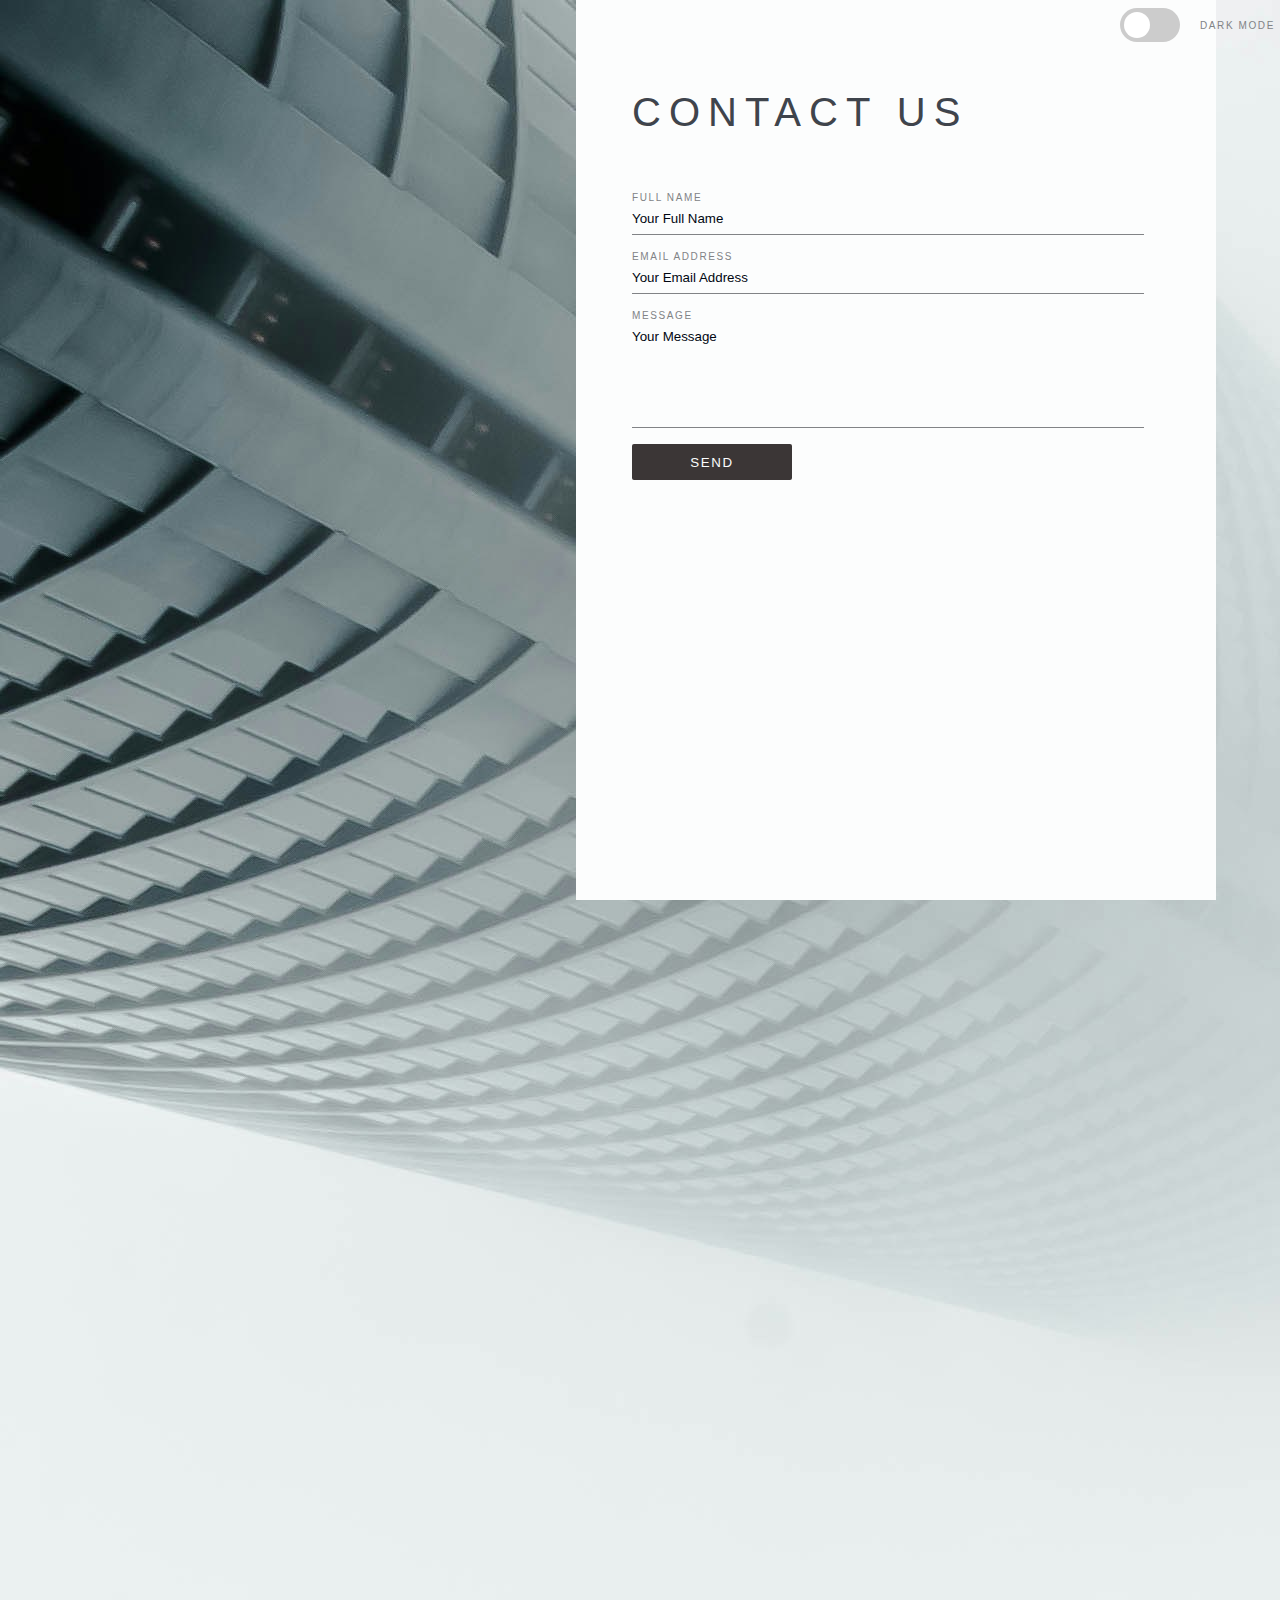
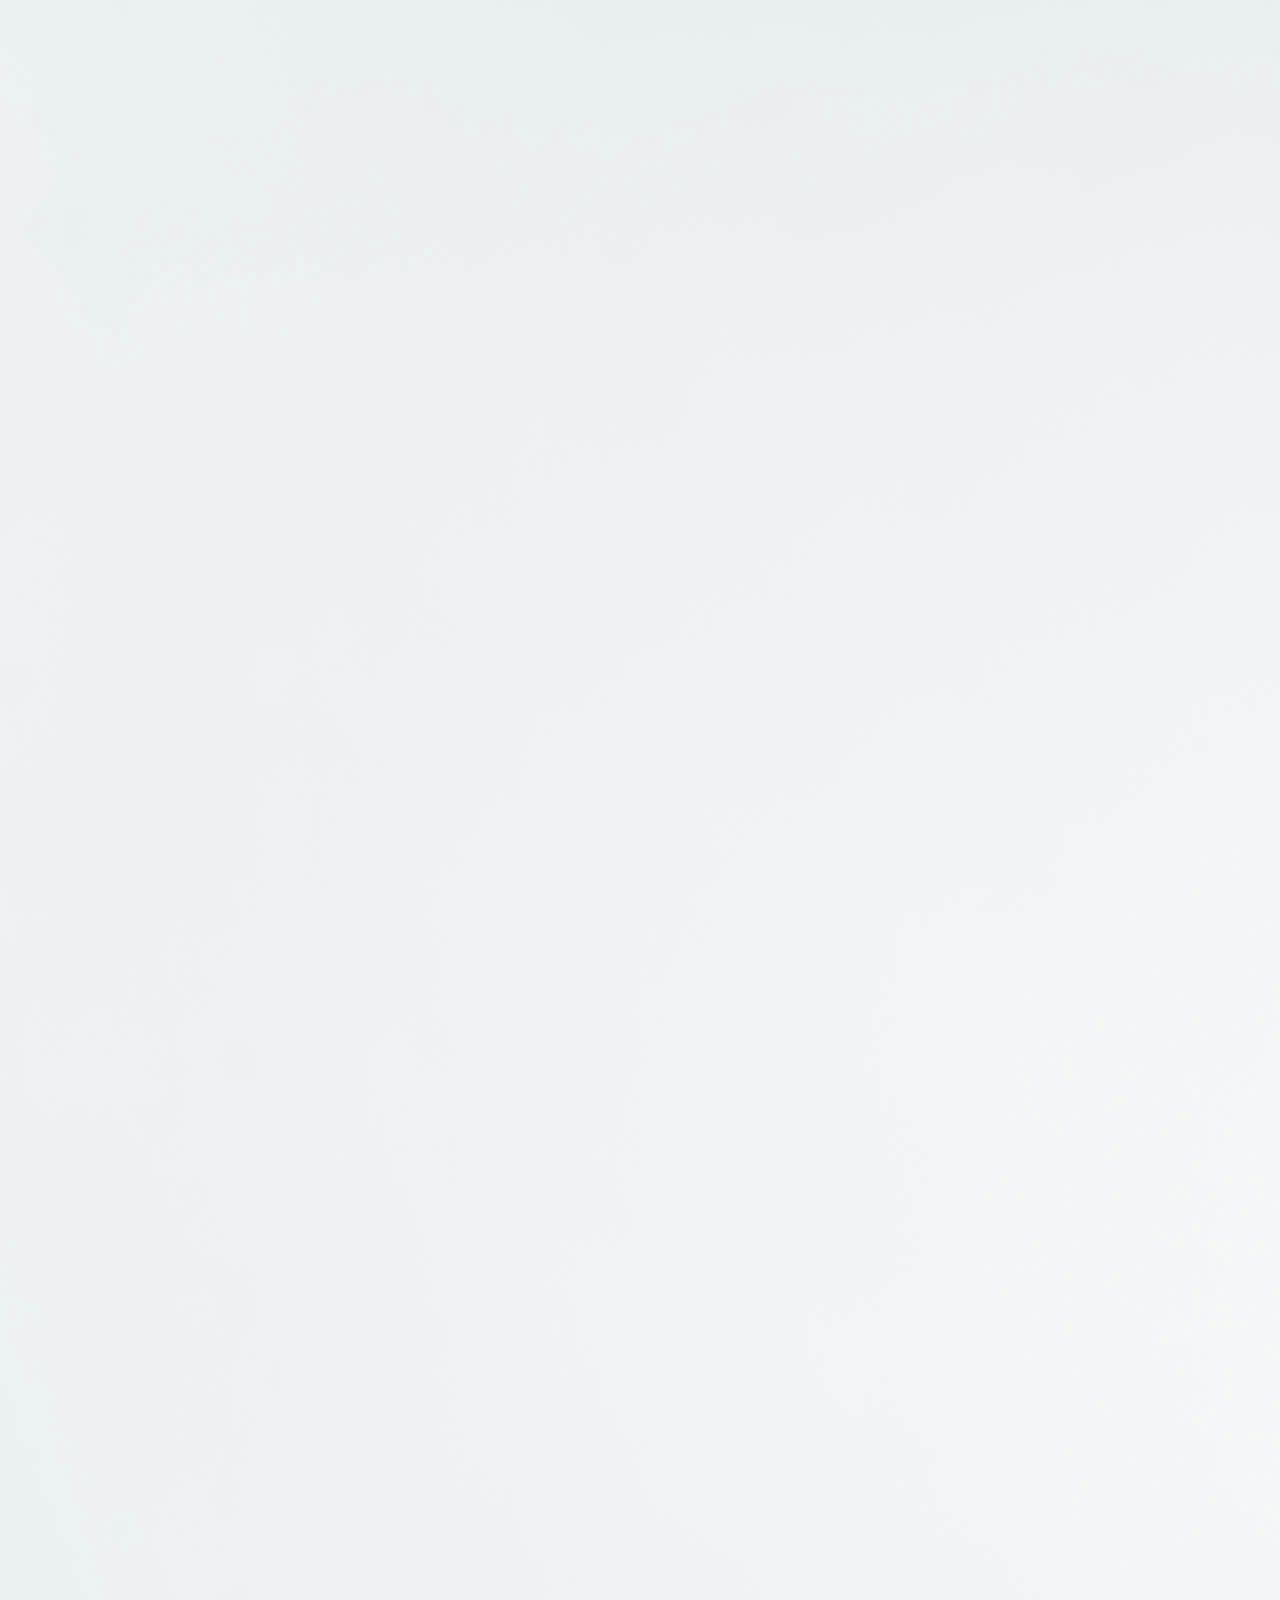
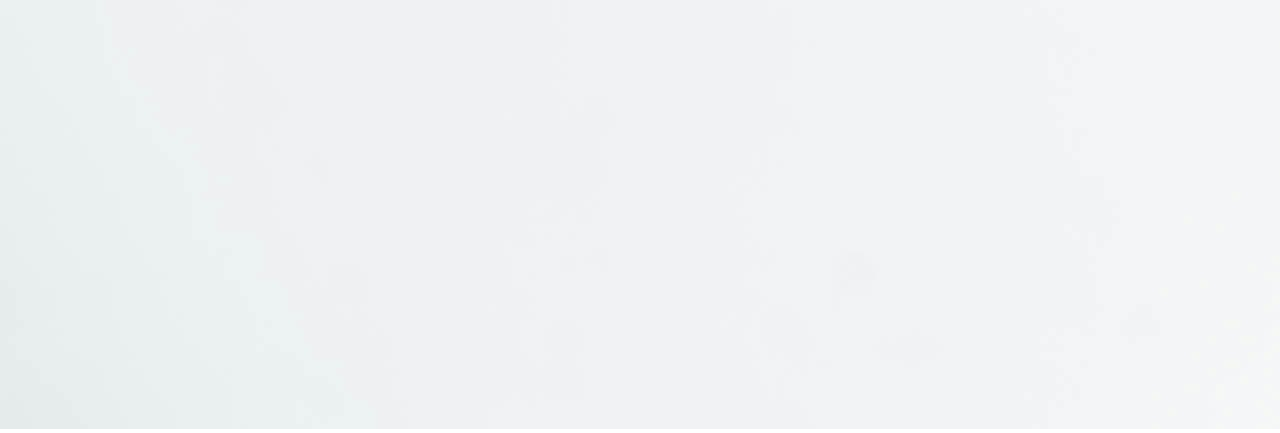
<file: contact.html>
<!DOCTYPE html>
<html lang="en">
<head>
    <meta charset="UTF-8" />
    <title>Contact Page</title>

    <link rel="stylesheet" href="style.css">
    <link rel="stylesheet" href="contact.css">
    
	
</head>
    
<body>

<div class="contact-container">
  <div class="left-col">
    <a href="indext.html"><img src="images/building.jpg" alt="" /></a>
  </div>
  <div class="right-col">
    <div class="theme-switch-wrapper">
    <label class="theme-switch" for="checkbox">
        <input type="checkbox" id="checkbox" />
        <div class="slider round"></div>
  </label>
  <div class="description">Dark Mode</div>
</div>
    
    <h1>Contact us</h1>
    
    <form id="contact-form" method="post">
      <label for="name">Full name</label>
  <input type="text" id="name" name="name" placeholder="Your Full Name" required>
      <label for="email">Email Address</label>
  <input type="email" id="email" name="email" placeholder="Your Email Address" required>
      <label for="message">Message</label>
  <textarea rows="6" placeholder="Your Message" id="message" name="message" required></textarea>
      <button type="submit" id="submit" name="submit">Send</button>
  
</form>
<div id="error"></div>
<div id="success-msg"></div>
  </div>
</div>
    <script  src="script.js"></script>
    	</body>
</html>
</file>
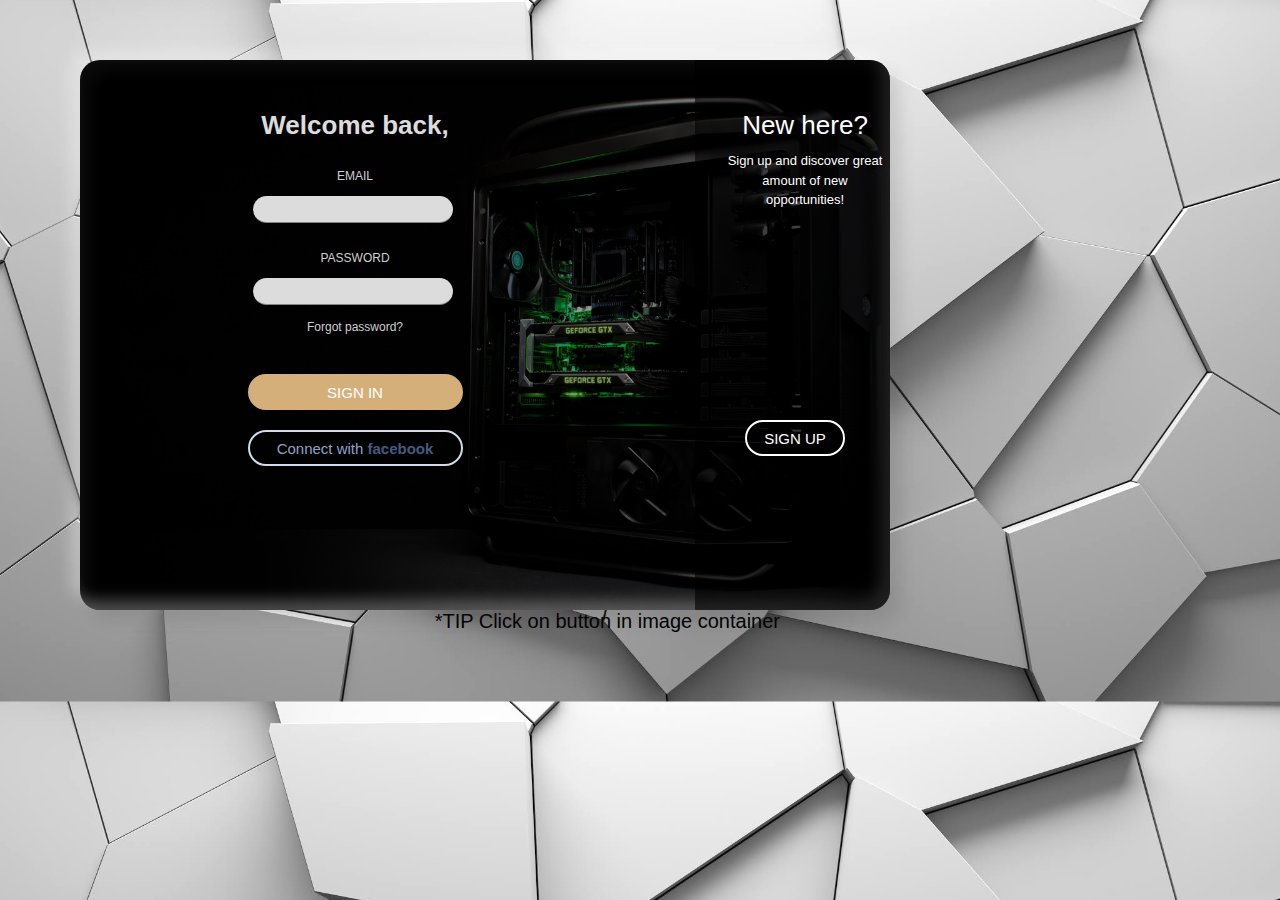
<file: login.html>
<!DOCTYPE html>
<html lang="en">

<head>
    <meta charset="UTF-8">
    <meta name="viewport" content="width=device-width, initial-scale=1.0">
    <title>Login and Sign-Up</title>
    <link rel="stylesheet" href="login.css">
    <script src="login.js"></script>
</head>

<body>
    <p class="tip"> *TIP Click on button in image container</p>
    <div class="cont">
        <!-- Sign-In Form -->
        <form class="form sign-in" action="login.php" method="POST">
            <h2>Welcome back,</h2>
            <label>
                <span>Email</span>
                <input type="email" id="em" name="email" required />
            </label>
            <label>
                <span>Password</span>
                <input type="password" id="pass" name="password" required />
            </label>
            <p class="forgot-pass">Forgot password?</p>
            <button type="submit" id="btns" class="submit">Sign In</button>
            <button type="button" class="fb-btn">Connect with <span>facebook</span></button>
        </form>

        <!-- Image and toggle container -->
        <div class="sub-cont">
            <div class="img">
                <div class="img__text m--up">
                    <h2>New here?</h2>
                    <p>Sign up and discover great amount of new opportunities!</p>
                </div>
                <div class="img__text m--in">
                    <h2>One of us?</h2>
                    <p>If you already has an account, just sign in. We've missed you!</p>
                </div>
                <div class="img__btn">
                    <span class="m--up">Sign Up</span>
                    <span class="m--in">Sign In</span>
                </div>
            </div>
            
            <!-- Sign-Up Form -->
            <form action="signup.php" method="POST">
                <h2>Time to feel like home,</h2>
                <label>
                    <span>Name</span>
                    <input type="text" name="name" required />
                </label>
                <label>
                    <span>Email</span>
                    <input type="email" name="email" required />
                </label>
                <label>
                    <span>Password</span>
                    <input type="password" name="password" required />
                </label>
                <button type="submit" class="submit">Sign Up</button>
                <button type="button" class="fb-btn">Join with <span>facebook</span></button>
            </form>
        </div>
    </div>

    <script>
        document.querySelector('.img__btn').addEventListener('click', function() {
            document.querySelector('.cont').classList.toggle('s--signup');
        });
    </script>
</body>

</html>
</file>
<file: style.css>
@import url("https://fonts.googleapis.com/css2?family=League+Spartan:wght@100;200;300;400;500;600;700;800;900&display=swap");

/* global styles */

* {
  margin: 0;
  padding: 0;
  box-sizing: border-box;
  font-family: "League Spartan", sans-serif;
}

h1 {
  font-size: 50px;
  line-height: 64px;
  color: #222;
}
h2 {
  font-size: 46px;
  line-height: 54px;
  color: #222;
}
h4 {
  font-size: 20px;
  color: #222;
}
h6 {
  font-weight: 700;
  font-size: 12px;
}
p {
  font-size: 16px;
  color: #465b52;
  margin: 15px 0 20px 0;
}
.section-p1 {
  padding: 40px 0;
}
.section-m1 {
  margin: 40px 0;
}

button.normal {
  font-size: 14px;
  font-weight: 600px;
  padding: 15px 30px;
  color: #000;
  background-color: #fff;
  border-radius: 4px;
  cursor: pointer;
  border: none;
  outline: none;
  transition: 0.2s;
}
button.normal:hover {
  background-color: #088178;
  color: #fff;
}
body {
  width: 100%;
}

/* header styles */

#header {
  display: flex;
  align-items: center;
  justify-content: space-between;
  background-color: #e3e6f3;
  padding: 20px 80px;
  box-shadow: 0 5px 15px rgba(0, 0, 0, 0.06);
  z-index: 999;
  position:fixed;
  top: 0;
  left: 0;
  right: 0;
}

.header-logo img{
  max-width: 10%;
  max-height: 10%;
  

}

.header-list {
  display: flex;
  align-items: center;
  justify-content: center;
}
.header-list-nav ul {
  display: flex;
}
.header-list-nav ul li {
  list-style-type: none;
  padding: 0 20px;
  position: relative;
}
.header-list-nav ul a {
  text-decoration: none;
  font-size: 16px;
  font-weight: 600;
  color: #1a1a1a;
  transition: 0.3s ease;
}
.header-list-nav ul a:hover,
.header-list-nav ul a.active {
  color: #088178;
  content: "";
}
.header-list-icon a {
  color: #1a1a1a;
  padding-left: 20px;
  transition: 0.3s ease;
}
.header-list-icon a:hover,
.header-list-nav ul a.active {
  color: #088178;
}
.header-list-nav ul li a:hover::after,
.header-list-nav ul li a.active::after {
  content: "";
  width: 30%;
  height: 2px;
  background: #088178;
  position: absolute;
  bottom: -4px;
  left: 20px;
}

/* home main styles */

/* hero section styles */

#hero {
  background-image: url(images/hero4.png);
  width: 100%;
  height: 100vh;
  background-size: cover;
  display: flex;
  flex-direction: column;
  align-items: flex-start;
  justify-content: center;
  padding: 0 80px;
}

#hero h4 {
  padding-bottom: 15px;
  font-size: 40px;
}
#hero h2{
  font-size: 70px;

}
#hero h1 {
  color: #088178;
  font-size: 70px;

}
#hero button {
  background-color: transparent;
  background-image: url(images/button.png);
  background-repeat: no-repeat;
  background-size: cover;
  width: 260px;
  height: 60px;
  border: 0;
  cursor: pointer;
  font-size: 20px;
  font-weight: 700;
  color: #088178;
  padding: 14px 65px 14px 65px;
}

/* feature section styles */

#features {
  display: flex;
  align-items: center;
  justify-content: space-around;
}
#features .f-box {
  width: 180px;
  text-align: center;
  padding: 25px 15px;
  box-shadow: 20px 20px 34px rgba(0, 0, 0, 0.03);
  border: 1px solid #cce7d0;
  border-radius: 4px;
  margin: 15px 0;
  transition: box-shadow 0.3s;
}
#features .f-box:hover {
  box-shadow: 10px 10px 54px rgba(0, 0, 0, 0.1);
}
#features .f-box img {
  width: 100%;
  margin-bottom: 10px;
}
#features .f-box h6 {
  display: inline-block;
  padding: 9px 8px 6px 8px;
  line-height: 1;
  font-size: 14px;
  border-radius: 4px;
  color: #088178;
  background-color: #fddde4;
}
#features .f-box:nth-child(2) h6 {
  background-color: #cdebbc;
}
#features .f-box:nth-child(3) h6 {
  background-color: #d1e8f2;
}
#features .f-box:nth-child(4) h6 {
  background-color: #cdd4f8;
}
#features .f-box:nth-child(5) h6 {
  background-color: #f6dbf6;
}
#features .f-box:nth-child(6) h6 {
  background-color: #fff2e5;
}

/* feature section styles */

.product-section .pro-collection {
  display: flex;
  flex-wrap: wrap;
  justify-content: space-around;
  margin: 0 60px;
}
.product-section h1,
.product-section p {
  text-align: center;
}
.product-section .product-cart {
  width: 280px;
  border: 1px solid #ebebeb;
  padding: 13px;
  margin-bottom: 30px;
  border-radius: 25px;
  position: relative;
  box-shadow: 20px 20px 30px rgba(0, 0, 0, 0.02);
  transition: box-shadow 0.2s;
}
.product-section .product-cart:hover {
  box-shadow: 20px 20px 30px rgba(0, 0, 0, 0.06);
}
.product-section .product-cart img {
  width: 100%;
  border-radius: 25px;
}
.product-section .product-cart span {
  color: #969696;
  font-weight: 500;
  line-height: 30px;
}
.product-section .product-cart h4 {
  font-size: 18px;
  color: rgb(41, 41, 41);
}
.product-section .product-cart .stars {
  color: #e6ae2c;
  padding: 6px 0;
}
.product-section .product-cart .price {
  color: #088178;
  padding: 4px 0;
}
.product-section .product-cart .buy-icon {
  color: #088178;
  background-color: #c7e9e75e;
  padding: 15px;
  border-radius: 50px;
  position: absolute;
  right: 10px;
  bottom: 10px;
}

/* off banner section styles */

#off-banner {
  background-image: url(images/banner/b2.jpg);
  background-size: cover;
  width: 100%;
  height: 40vh;
  display: flex;
  align-items: center;
  justify-content: center;
  flex-direction: column;
}
#off-banner h4 {
  color: #eaebf0;
}
#off-banner h2 {
  color: #eaebf0;
  padding: 20px 0;
}

/* new arrival section styles 
  this section gets the same styles 
  in featured products section
*/

/* banners section styles */

#banners {
  margin: 0 60px;
}
#banners h2,
h4,
span {
  color: rgb(248, 248, 248);
}
#banners .big-banners {
  display: flex;
  align-items: center;
  justify-content: center;
}
#banners .big-banners div {
  min-width: 580px;
  margin: 15px;
  height: 300px;
  display: flex;
  flex-direction: column;
  align-items: flex-start;
  justify-content: center;
  padding: 25px;
  background-size: cover;
  backdrop-filter: blur(8%);
}
#banners .big-banners button {
  margin-top: 20px;
  padding: 12px 20px;
  font-size: 16px;
  font-weight: 500;
  background-color: transparent;
  color: rgb(248, 248, 248);
  border: 1px solid rgb(248, 248, 248);
  cursor: pointer;
  transition: 0.3s ease;
}
#banners .big-banners div:hover button {
  background-color: #088178;
  border: 1px solid #088178;
}
#banners .big-banners-1 {
  background-image: url(images/banner/b17.jpg);
}
#banners .big-banners-2 {
  background-image: url(images/banner/b10.jpg);
}
#banners .small-banners-1 {
  background-image: url(images/banner/b7.jpg);
}
#banners .small-banners-2 {
  background-image: url(images/banner/b4.jpg);
}
#banners .small-banners-3 {
  background-image: url(images/banner/b18.jpg);
}
#banners .small-banners {
  display: flex;
  align-items: center;
  justify-content: center;
}
#banners .small-banners div {
  min-width: 370px;
  height: 200px;
  margin: 15px;
  display: flex;
  flex-direction: column;
  align-items: flex-start;
  justify-content: center;
  padding: 25px;
  background-size: cover;
}
#banners .small-banners h2 {
  font-size: 25px;
}
#banners .small-banners h5 {
  color: #771818;
}

/* newsletter section styles */

#newsletter {
  background-image: url(images/banner/b14.png);
  background-repeat: no-repeat;
  background-position: 180px;
  background-color: #041e42;
  height: 160px;
  display: flex;
  align-items: center;
  justify-content: space-between;
  padding: 0 75px;
}
#newsletter .newsletter-text h3 {
  color: white;
  font-size: 30px;
  padding: 0 0 15px 0;
}
#newsletter .newsletter-text h5 {
  color: rgb(151, 151, 151);
  font-size: 17px;
}
#newsletter .newsletter-text h5 span {
  color: rgb(216, 182, 29);
}
#newsletter .form input {
  padding: 20px;
  width: 350px;
  height: 56px;
  background-color: #d1d0d0;
  border-radius: 6px 0 0 6px;
  font-size: 18px;

  border: none;
  outline: none;
  margin-right: -4px;
  margin-top: 1px;
}
#newsletter .form button {
  margin-left: 0;
  padding: 20px;
  border: none;
  width: 120px;
  background-color: #088178;
  color: white;
  font-size: 17px;
  border-radius: 0 6px 6px 0;
  cursor: pointer;
}

/* footer section styles */

#footer{
  display: flex;
  align-items:flex-start;
  justify-content: space-between;
  padding: 75px;
  background-color: #ececec;
}
#footer div{
}
#footer p, #footer a{
  color: rgb(109, 109, 109);
  text-decoration: none;
}
#footer a:hover{
  color:#088178;
}
#footer .about a{
  display: block;
  padding:8px 0;
}
#footer .myaccount a{
  display: block;
  padding:8px 0;
}
#footer .download img{
  border: 1px solid #08817969;
  border-radius: 7px;
}
</file>
<file: contact.css>
:root {
    --primary-color: #010712;
    --secondary-color: #818386;
    --bg-color: #FCFDFD;
    --button-color: #3B3636;
    --h1-color: #3F444C;
  }
  
  [data-theme="dark"] {
    --primary-color: #FCFDFD;
    --secondary-color: #818386;
    --bg-color: #010712;
    --button-color: #818386;
    --h1-color: #FCFDFD;
  }
  
  * {
    margin: 0;
    box-sizing: border-box;
    transition: all 0.3s ease-in-out;
  }
  
  .contact-container {
    display: flex;
    width: 100vw;
    height: 100vh;
    background: var(--bg-color);
  }
  
  .left-col {
    width: 45vw;
    height: 100%;
    background-image: url("https://www.history.com/.image/ar_1:1%2Cc_fill%2Ccs_srgb%2Cfl_progressive%2Cq_auto:good%2Cw_1200/MTYyNDg1MjE3MTI1Mjc5Mzk4/topic-london-gettyimages-760251843-promo.jpg");
    background-size: cover;
    background-repeat: no-repeat;
  }
  
  .right-col {
    background: var(--bg-color);
    width: 50vw;
    height: 100vh;
    padding: 5rem 3.5rem;
  }
  
  h1, label, button, .description {
    font-family: 'Jost', sans-serif;
    font-weight: 400;
    letter-spacing: 0.1rem;
  }
  
  h1 {
    color:var(--h1-color);
    text-transform: uppercase;
    font-size: 2.5rem;
    letter-spacing: 0.5rem;
    font-weight: 300;
  }
  
  p {
    color: var(--secondary-color);
    font-size: 0.9rem;
    letter-spacing: 0.01rem;
    width: 40vw;
    margin: 0.25rem 0;
  }
  
  label, .description {
    color: var(--secondary-color);
    text-transform: uppercase;
    font-size: 0.625rem;
  }
  
  form {
    width: 31.25rem;
    position: relative;
    margin-top: 2rem;
    padding: 1rem 0;
  }
  
  input, textarea, label {
    width: 40vw;
    display: block;
  }
  
  p, placeholder, input, textarea {
    font-family: 'Helvetica Neue', sans-serif;
  }
  
  input::placeholder, textarea::placeholder {
    color: var(--primary-color);
  }
  
  input, textarea {
    color: var(--primary-color);
    font-weight: 500;
    background: var(--bg-color);
    border: none;
    border-bottom: 1px solid var(--secondary-color);
    padding: 0.5rem 0;
    margin-bottom: 1rem;
    outline: none;
  }
  
  textarea {
    resize: none;
  }
  
  button {
    text-transform: uppercase;
    font-weight: 300;
    background: var(--button-color);
    color: var(--bg-color);
    width: 10rem;
    height: 2.25rem;
    border: none;
    border-radius: 2px;
    outline: none;
    cursor: pointer;
  }
  
  input:hover, textarea:hover, button:hover {
    opacity: 0.5;
  }
  
  button:active {
    opacity: 0.8;
  }
  
  /* Toggle Switch */
  
  .theme-switch-wrapper {
    display: flex;
    align-items: center;
    text-align: center;
    width: 160px;
    position: absolute;
    top: 0.5rem;
    right: 0;
  }
  
  .description {
      margin-left: 1.25rem;
    }
  
  .theme-switch {
    display: inline-block;
    height: 34px;
    position: relative;
    width: 60px;
  }
  
  .theme-switch input {
    display:none;
  }
  
  .slider {
    background-color: #ccc;
    bottom: 0;
    cursor: pointer;
    left: 0;
    position: absolute;
    right: 0;
    top: 0;
    transition: .4s;
  }
  
  .slider:before {
    background-color: #fff;
    bottom: 0.25rem;
    content: "";
    width: 26px;
    height: 26px;
    left: 0.25rem;
    position: absolute;
    transition: .4s;
  }
  
  input:checked + .slider {
    background-color: var(--button-color);
  }
  
  input:checked + .slider:before {
    transform: translateX(26px);
  }
  
  .slider.round {
    border-radius: 34px;
  }
  
  .slider.round:before {
    border-radius: 50%;
  }
  
  #error, #success-msg {
    width: 40vw;
    margin: 0.125rem 0;
    font-size: 0.75rem;
    text-transform: uppercase;
    font-family: 'Jost';
    color: var(--secondary-color);
    }
  }
  
    #success-msg {
    transition-delay: 3s;
    }
  
  @media only screen and (max-width: 950px) {
    .logo {
      width: 8rem;
    }
    h1 {
      font-size: 1.75rem;
    }
    p {
      font-size: 0.7rem;
    }
    input, textarea, button {
      font-size: 0.65rem;
    }
    .description {
      font-size: 0.3rem;
      margin-left: 0.4rem;
    }
    button {
      width: 7rem;
    }
    .theme-switch-wrapper {
      width: 120px;
    }
    .theme-switch {
    height: 28px;
    width: 50px;
  }
  
  .theme-switch input {
    display:none;
  }
  
  .slider:before {
    background-color: #fff;
    bottom: 0.25rem;
    content: "";
    width: 20px;
    height: 20px;
    left: 0.25rem;
    position: absolute;
    transition: .4s;
  }
    input:checked + .slider:before {
    transform: translateX(16px);
  }
  
  .slider.round {
    border-radius: 15px;
  }
  
  .slider.round:before {
    border-radius: 50%;
  }
  
  }
</file>
<file: login.css>
*,
*:before,
*:after {
    box-sizing: border-box;
    margin: 0;
    padding: 0;
}

body {
    font-family: 'Open Sans', Helvetica, Arial, sans-serif;
    background-image: url(../zzz.jpg);
    background-size: cover;
    background-position: center;
    height: 600px;
}

input,
button {
    border: none;
    outline: none;
    background: none;
    font-family: 'Open Sans', Helvetica, Arial, sans-serif;
}

.tip {
    float: right;
    font-size: 20px;
    right: 500px;
    margin: 610px auto 50px;
    text-align: center;
    position: relative;
    background: none;
    border: none;
}

.cont {
    float: left;
    border-radius: 20px;
    left: 80px;
    top: 60px;
    overflow: hidden;
    position: relative;
    width: 810px;
    height: 550px;
    margin: 0 auto 100px;
    background:linear-gradient(rgba(0,0,0,0.3),rgba(0,0,0,0.5)), url(../abc.jpg);
    background-position: center;
    background-size: cover;
    box-shadow: -10px -10px 15px rgba(255, 255, 255, 0.3), 10px 10px 15px rgba(70, 70, 70, 0.15), inset -10px -10px 15px rgba(255, 255, 255, 0.3), inset 10px 10px 15px rgba(70, 70, 70, 0.15);
}

.form {
    position: relative;
    width: 550px;
    height: 100%;
    color: #dcdcdc;
    -webkit-transition: -webkit-transform 1.2s ease-in-out;
    transition: -webkit-transform 1.2s ease-in-out;
    transition: transform 1.2s ease-in-out;
    transition: transform 1.2s ease-in-out, -webkit-transform 1.2s ease-in-out;
    padding: 50px 0 0;
}

.sub-cont {
    overflow: hidden;
    position: absolute;
    left: 570px;
    top: 0;
    width: 900px;
    height: 100%;
    padding-left: 260px;
    background:transparent;
    -webkit-transition: -webkit-transform 1.2s ease-in-out;
    transition: -webkit-transform 1.2s ease-in-out;
    transition: transform 1.2s ease-in-out;
    transition: transform 1.2s ease-in-out, -webkit-transform 1.2s ease-in-out;
}

.cont.s--signup .sub-cont {
    -webkit-transform: translate3d(-640px, 0, 0);
    transform: translate3d(-640px, 0, 0);
}

button {
    display: block;
    margin: 0 auto;
    width: 215px;
    height: 36px;
    border-radius: 30px;
    color: #fff;
    font-size: 15px;
    cursor: pointer;
}

.img {
    overflow: hidden;
    z-index: 2;
    position: absolute;
    left: 45px;
    top: 0;
    width: 200px;
    height: 100%;
    padding-top: 360px;
}

.img:before {
    content: '';
    position: absolute;
    right: 0;
    top: 0;
    width: 900px;
    height: 100%;
    -webkit-transition: -webkit-transform 1.2s ease-in-out;
    transition: transform 1.2s ease-in-out;
    transition: transform 1.2s ease-in-out, -webkit-transform 1.2s ease-in-out;
}

.img:after {
    content: '';
    position: absolute;
    left: 0;
    top: 0;
    width: 100%;
    height: 100%;
    background: rgba(0, 0, 0, 0.6);
}

.cont.s--signup .img:before {
    -webkit-transform: translate3d(640px, 0, 0);
    transform: translate3d(640px, 0, 0);
}

.img__text {
    z-index: 2;
    position: absolute;
    left:10px;
    top: 50px;
    width: 100%;
    padding: 0 20px;
    text-align: center;
    color: #fff;
    -webkit-transition: -webkit-transform 1.2s ease-in-out;
    transition: -webkit-transform 1.2s ease-in-out;
    transition: transform 1.2s ease-in-out;
    transition: transform 1.2s ease-in-out, -webkit-transform 1.2s ease-in-out;
}

.img__text h2 {
    margin-bottom: 10px;
    font-weight: normal;
}

.img__text p {
    font-size: 13px;
    line-height: 1.5;
}

.cont.s--signup .img__text.m--up {
    -webkit-transform: translateX(520px);
    transform: translateX(520px);
}

.img__text.m--in {
    -webkit-transform: translateX(-520px);
    transform: translateX(-520px);
}

.cont.s--signup .img__text.m--in {
    -webkit-transform: translateX(0);
    transform: translateX(0);
}

.img__btn {
    overflow: hidden;
    z-index: 2;
    position: relative;
    width: 100px;
    height: 36px;
    margin: 0 auto;
    background: transparent;
    color: #fff;
    text-transform: uppercase;
    font-size: 15px;
    cursor: pointer;
}

.img__btn:after {
    content: '';
    z-index: 2;
    position: absolute;
    left: 0;
    top: 0;
    width: 100%;
    height: 100%;
    border: 2px solid #fff;
    border-radius: 30px;
}

.img__btn span {
    position: absolute;
    left: 0;
    top: 0;
    display: -webkit-box;
    display: flex;
    -webkit-box-pack: center;
    justify-content: center;
    -webkit-box-align: center;
    align-items: center;
    width: 100%;
    height: 100%;
    -webkit-transition: -webkit-transform 1.2s;
    transition: -webkit-transform 1.2s;
    transition: transform 1.2s;
    transition: transform 1.2s, -webkit-transform 1.2s;
}

.img__btn span.m--in {
    -webkit-transform: translateY(-72px);
    transform: translateY(-72px);
}

.cont.s--signup .img__btn span.m--in {
    -webkit-transform: translateY(0);
    transform: translateY(0);
}

.cont.s--signup .img__btn span.m--up {

    -webkit-transform: translateY(72px);
    transform: translateY(72px);
}

h2 {
    width: 100%;
    font-size: 26px;
    text-align: center;
}

label {
    display: block;
    width: 260px;
    margin: 25px auto 0;
    text-align: center;
}

label span {
    font-size: 12px;
    color: #cfcfcf;
    text-transform: uppercase;
}

input {
    display: block;
    width: 200px;
    margin-top: 12px;
    color: #000;
    left: 28px;
    padding: 5px;
    font-size: 14px;
    background-color: #dcdcdc;
    border-radius: 30px;
    border-bottom: 1px solid rgba(0, 0, 0, 0.4);
    text-align: center;
    position: relative;
}

.forgot-pass {
    margin-top: 15px;
    text-align: center;
    font-size: 12px;
    color: #cfcfcf;
}

.submit {
    margin-top: 40px;
    margin-bottom: 20px;
    background: #d4af7a;
    text-transform: uppercase;
}

.fb-btn {
    border: 2px solid #d3dae9;
    color: #8fa1c7;
}

.fb-btn span {
    font-weight: bold;
    color: #455a81;
}

.sign-in {
    -webkit-transition-timing-function: ease-out;
    transition-timing-function: ease-out;
}

.cont.s--signup .sign-in {
    -webkit-transition-timing-function: ease-in-out;
    transition-timing-function: ease-in-out;
    -webkit-transition-duration: 1.2s;
    transition-duration: 1.2s;
    -webkit-transform: translate3d(640px, 0, 0);
    transform: translate3d(640px, 0, 0);
}

.sign-up {
    -webkit-transform: translate3d(-900px, 0, 0);
    transform: translate3d(-900px, 0, 0);
}

.cont.s--signup .sign-up {
    -webkit-transform: translate3d(0, 0, 0);
    transform: translate3d(0, 0, 0);
}
</file>
